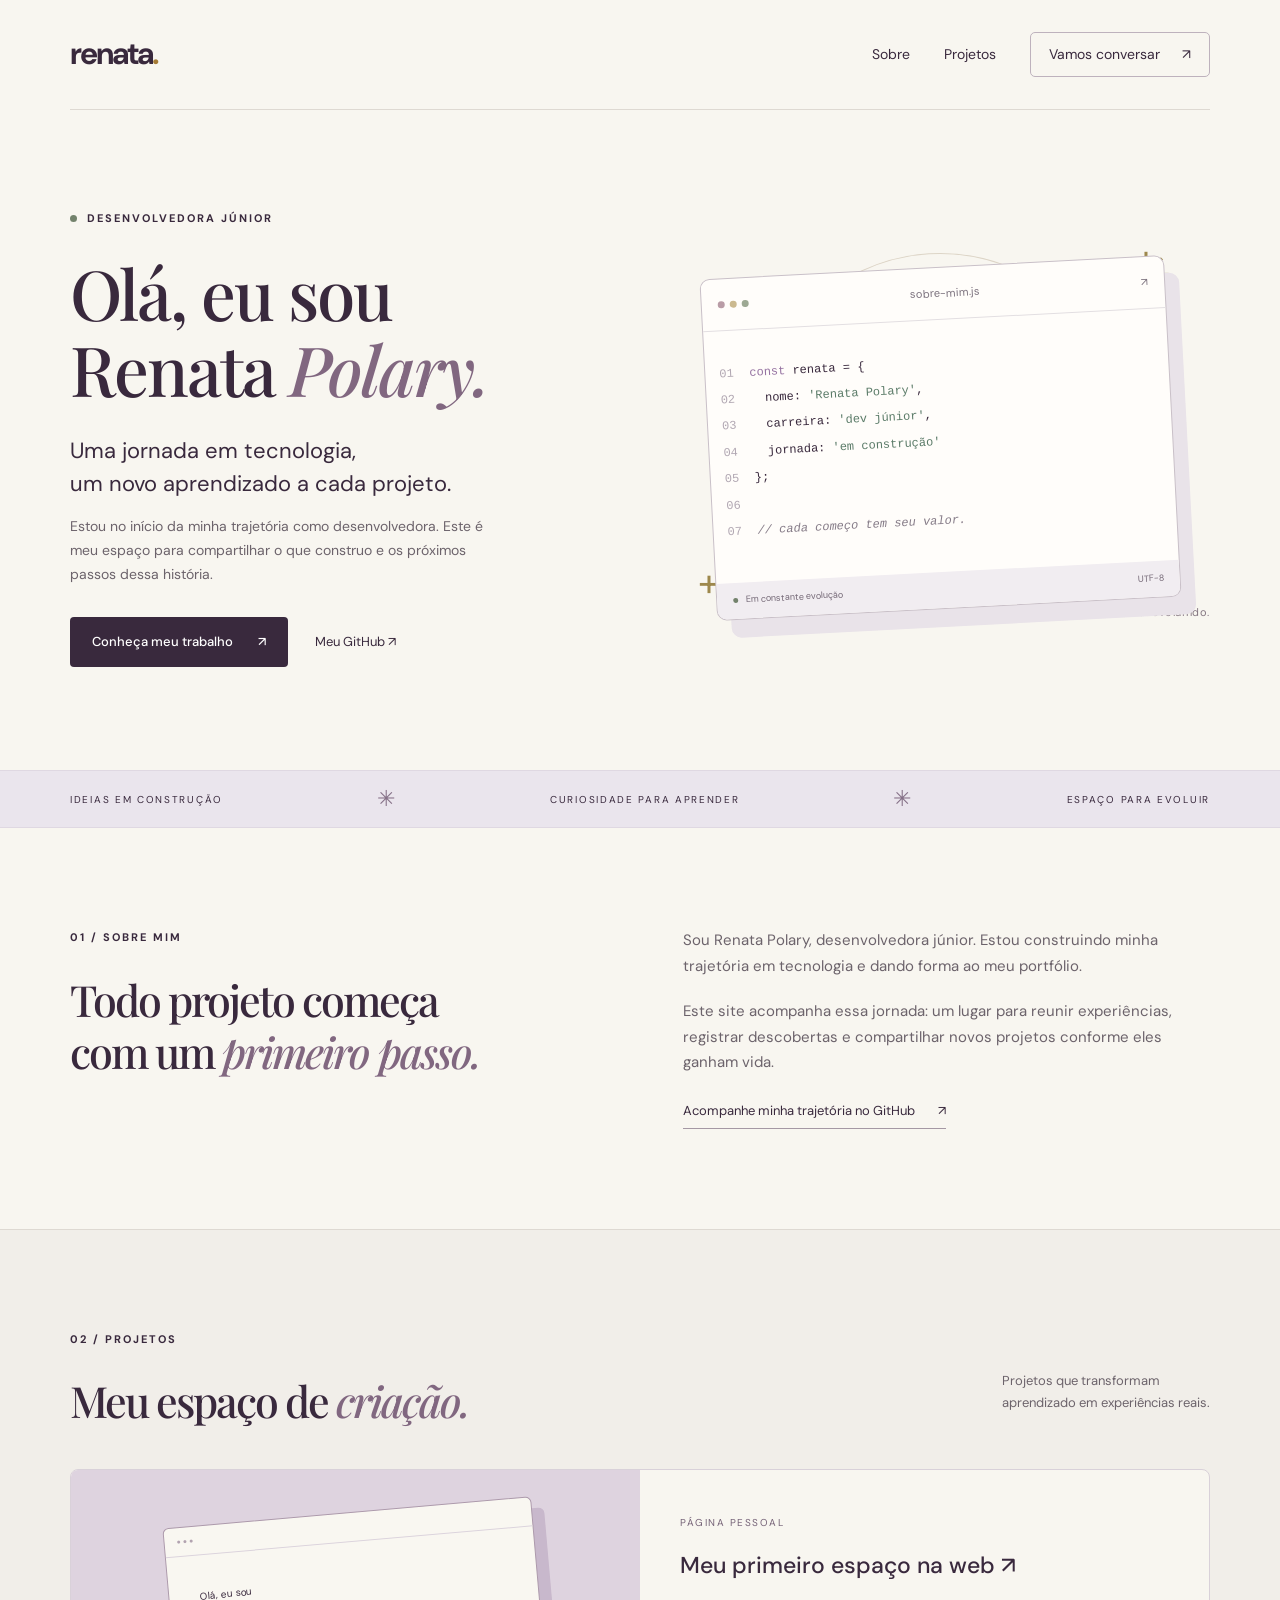
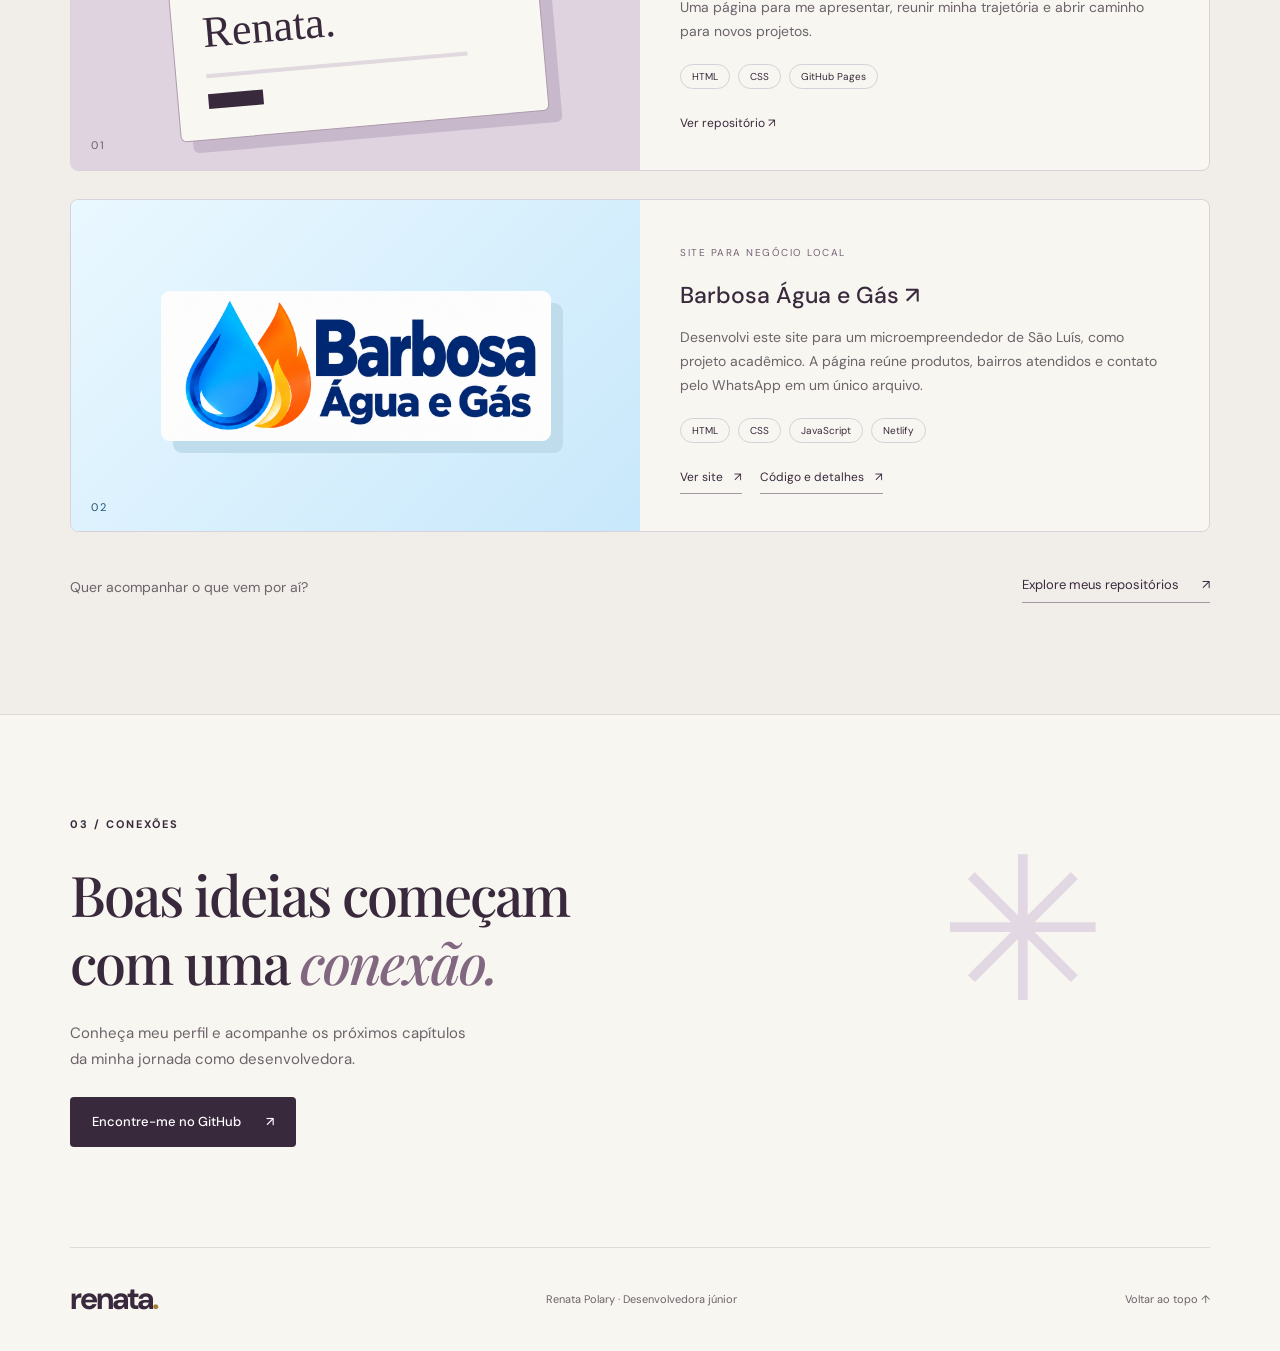
<file: index.html>
<!doctype html>
<html lang="pt-BR">
<head>
  <meta charset="utf-8">
  <meta name="viewport" content="width=device-width, initial-scale=1">
  <meta name="description" content="Página pessoal de Renata Polary, desenvolvedora júnior. Conheça minha trajetória e projetos como o site da Barbosa Água e Gás.">
  <meta name="theme-color" content="#39293d">
  <title>Renata Polary · Desenvolvedora júnior</title>
  <link rel="icon" href="favicon.svg" type="image/svg+xml">
  <link rel="stylesheet" href="style.css">
</head>
<body>
  <a class="skip" href="#conteudo">Pular para o conteúdo</a>
  <header class="header wrap">
    <a class="brand" href="#inicio" aria-label="Renata Polary, início">renata<span>.</span></a>
    <nav aria-label="Navegação principal"><a href="#sobre">Sobre</a><a href="#projetos">Projetos</a><a class="nav-contact" href="#contato">Vamos conversar <span aria-hidden="true">↗</span></a></nav>
  </header>
  <main id="conteudo">
    <section class="hero wrap" id="inicio" aria-labelledby="titulo">
      <div class="intro">
        <p class="eyebrow"><span class="dot" aria-hidden="true"></span> DESENVOLVEDORA JÚNIOR</p>
        <h1 id="titulo">Olá, eu sou<br>Renata <em>Polary.</em></h1>
        <p class="lead">Uma jornada em tecnologia,<br>um novo aprendizado a cada projeto.</p>
        <p class="intro-text">Estou no início da minha trajetória como desenvolvedora. Este é meu espaço para compartilhar o que construo e os próximos passos dessa história.</p>
        <a class="button" href="#projetos">Conheça meu trabalho <span aria-hidden="true">↗</span></a>
        <a class="text-link" href="https://github.com/polaryrenata-maker">Meu GitHub <span aria-hidden="true">↗</span></a>
      </div>
      <div class="art" aria-label="Ilustração de uma janela de código com apresentação de Renata" role="img">
        <span class="orbit orbit-one"></span><span class="orbit orbit-two"></span>
        <span class="spark spark-one" aria-hidden="true">✳</span><span class="spark spark-two" aria-hidden="true">+</span>
        <div class="code-window">
          <div class="window-bar"><div class="window-dots"><i></i><i></i><i></i></div><span>sobre-mim.js</span><span aria-hidden="true">↗</span></div>
          <div class="code-content"><span class="line"><b>01</b><span><i>const</i> renata = {</span></span><span class="line"><b>02</b><span>  nome: <strong>'Renata Polary'</strong>,</span></span><span class="line"><b>03</b><span>  carreira: <strong>'dev júnior'</strong>,</span></span><span class="line"><b>04</b><span>  jornada: <strong>'em construção'</strong></span></span><span class="line"><b>05</b><span>};</span></span><span class="line space"><b>06</b><span></span></span><span class="line"><b>07</b><span class="comment">// cada começo tem seu valor.</span></span></div>
          <div class="window-footer"><span><span class="tiny-dot"></span> Em constante evolução</span><span>UTF-8</span></div>
        </div>
        <div class="art-note"><span aria-hidden="true">↳</span> aprendendo. criando. evoluindo.</div>
      </div>
    </section>
    <div class="ribbon"><div class="wrap"><span>IDEIAS EM CONSTRUÇÃO</span><span aria-hidden="true">✳</span><span>CURIOSIDADE PARA APRENDER</span><span aria-hidden="true">✳</span><span>ESPAÇO PARA EVOLUIR</span></div></div>
    <section class="about wrap section" id="sobre" aria-labelledby="sobre-titulo">
      <div><p class="eyebrow">01 / SOBRE MIM</p><h2 id="sobre-titulo">Todo projeto começa<br>com um <em>primeiro passo.</em></h2></div>
      <div class="about-copy"><p>Sou Renata Polary, desenvolvedora júnior. Estou construindo minha trajetória em tecnologia e dando forma ao meu portfólio.</p><p>Este site acompanha essa jornada: um lugar para reunir experiências, registrar descobertas e compartilhar novos projetos conforme eles ganham vida.</p><a class="underlined" href="https://github.com/polaryrenata-maker">Acompanhe minha trajetória no GitHub <span aria-hidden="true">↗</span></a></div>
    </section>
    <section class="projects section" id="projetos" aria-labelledby="projetos-titulo"><div class="wrap">
      <div class="section-top"><div><p class="eyebrow">02 / PROJETOS</p><h2 id="projetos-titulo">Meu espaço de <em>criação.</em></h2></div><p>Projetos que transformam<br>aprendizado em experiências reais.</p></div>
      <a class="project" href="https://github.com/polaryrenata-maker/polaryrenata-maker.github.io"><div class="project-visual" aria-hidden="true"><div class="mini-browser"><div class="mini-top">● ● ●</div><div class="mini-body"><span>Olá, eu sou</span><strong>Renata.</strong><div></div><i></i></div></div><span class="project-number">01</span></div><div class="project-description"><span class="tag">PÁGINA PESSOAL</span><h3>Meu primeiro espaço na web <span aria-hidden="true">↗</span></h3><p>Uma página para me apresentar, reunir minha trajetória e abrir caminho para novos projetos.</p><div class="tech"><span>HTML</span><span>CSS</span><span>GitHub Pages</span></div><span class="project-link">Ver repositório <span aria-hidden="true">↗</span></span></div></a>

      <article class="project project-barbosa" aria-labelledby="barbosa-titulo">
        <div class="project-visual barbosa-visual" aria-hidden="true"><div class="barbosa-brand"><img src="assets/barbosa-agua-e-gas.png" alt="" width="1254" height="1254" loading="lazy"></div><span class="project-number">02</span></div>
        <div class="project-description"><span class="tag">SITE PARA NEGÓCIO LOCAL</span><h3 id="barbosa-titulo"><a href="https://barbosaaguagas.netlify.app" target="_blank" rel="noopener noreferrer">Barbosa Água e Gás <span aria-hidden="true">↗</span></a></h3><p>Desenvolvi este site para um microempreendedor de São Luís, como projeto acadêmico. A página reúne produtos, bairros atendidos e contato pelo WhatsApp em um único arquivo.</p><div class="tech"><span>HTML</span><span>CSS</span><span>JavaScript</span><span>Netlify</span></div><div class="project-actions"><a class="underlined" href="https://barbosaaguagas.netlify.app" target="_blank" rel="noopener noreferrer">Ver site <span aria-hidden="true">↗</span></a><a class="underlined" href="https://github.com/polaryrenata-maker/polaryrenata-maker.github.io/tree/main/projetos/barbosa-agua-e-gas">Código e detalhes <span aria-hidden="true">↗</span></a></div></div>
      </article>
      <div class="github-callout"><p>Quer acompanhar o que vem por aí?</p><a class="underlined" href="https://github.com/polaryrenata-maker?tab=repositories">Explore meus repositórios <span aria-hidden="true">↗</span></a></div>
    </div></section>
    <section class="contact wrap section" id="contato" aria-labelledby="contato-titulo"><p class="eyebrow">03 / CONEXÕES</p><h2 id="contato-titulo">Boas ideias começam<br>com uma <em>conexão.</em></h2><p>Conheça meu perfil e acompanhe os próximos capítulos<br class="desktop-break"> da minha jornada como desenvolvedora.</p><a class="button light" href="https://github.com/polaryrenata-maker">Encontre-me no GitHub <span aria-hidden="true">↗</span></a><span class="contact-star" aria-hidden="true">✳</span></section>
  </main>
  <footer class="footer wrap"><a class="brand" href="#inicio">renata<span>.</span></a><p>Renata Polary · Desenvolvedora júnior</p><a href="#inicio">Voltar ao topo ↑</a></footer>
</body>
</html>
</file>
<file: style.css>
@import url('https://fonts.googleapis.com/css2?family=DM+Sans:wght@400;500;600;700&family=Playfair+Display:ital,wght@0,500;0,600;1,500&display=swap');
:root{--paper:#f8f6f0;--ink:#39293d;--muted:#6c636b;--accent:#89733f;--line:#ded9d2;--lavender:#e5deeb}*{box-sizing:border-box}html{scroll-behavior:smooth;scroll-padding-top:30px}body{margin:0;background:var(--paper);color:var(--ink);font-family:'DM Sans',sans-serif;font-size:16px;line-height:1.7}a{color:inherit;text-decoration:none}a:focus-visible{outline:3px solid #a67b3c;outline-offset:6px}a:hover{color:#825c83}.wrap{width:min(1140px,calc(100% - 96px));margin-inline:auto}.header{height:110px;display:flex;align-items:center;justify-content:space-between;border-bottom:1px solid var(--line)}.brand{font-size:31px;font-weight:700;letter-spacing:-2px}.brand span{color:#a67c36}.header nav{display:flex;gap:34px;align-items:center;font-size:14px}.nav-contact{border:1px solid #beb2bd;border-radius:5px;padding:10px 18px}.nav-contact span{margin-left:18px}.hero{min-height:660px;display:grid;grid-template-columns:1.03fr 1fr;gap:45px;align-items:center;padding-block:76px 80px}.eyebrow{font-size:11px;font-weight:700;letter-spacing:2px;margin:0 0 26px;display:flex;align-items:center;gap:10px}.dot,.tiny-dot{width:7px;height:7px;background:#73826c;border-radius:50%;display:inline-block}h1,h2{font-family:'Playfair Display',Georgia,serif;font-weight:500;letter-spacing:-2px;line-height:1.1;margin:0}h1{font-size:clamp(52px,5.4vw,76px)}em{font-weight:500;color:#816780}h1 em{white-space:nowrap}.lead{font-size:22px;line-height:1.5;margin:28px 0 15px}.intro-text{max-width:420px;font-size:14px;color:var(--muted);margin:0 0 30px}.button{display:inline-flex;gap:25px;align-items:center;padding:14px 22px;background:var(--ink);color:white;border-radius:4px;font-size:13px;font-weight:500}.button:hover{background:#5b405c;color:white}.text-link{font-size:13px;margin-left:23px;white-space:nowrap}.art{position:relative;min-height:410px;display:flex;align-items:center;justify-content:center}.orbit{position:absolute;border:1px solid #ddd5c7;border-radius:50%;width:370px;height:370px;transform:rotate(-25deg)}.orbit-two{width:430px;height:265px;transform:rotate(-40deg);border-color:#e1dae5}.spark{position:absolute;color:#9d884c;font-size:62px;line-height:1}.spark-one{right:7%;top:3%}.spark-two{left:5%;bottom:10%;font-size:40px}.code-window{position:relative;z-index:1;width:100%;max-width:465px;background:#fffdfa;border:1px solid #c9c0c8;border-radius:10px;transform:rotate(-3deg);box-shadow:14px 18px 0 #e9e3e9;overflow:hidden}.window-bar{display:flex;justify-content:space-between;align-items:center;border-bottom:1px solid #e3dfe2;padding:16px;color:#7b717d;font-size:11px}.window-dots{display:flex;gap:5px}.window-dots i{width:7px;height:7px;background:#b99ca6;border-radius:50%}.window-dots i:nth-child(2){background:#cbb98f}.window-dots i:nth-child(3){background:#9da993}.code-content{padding:30px 14px 38px;font-family:Consolas,monospace;font-size:12px;line-height:2.2}.line{display:flex;white-space:pre}.line b{width:30px;color:#b1a7b2;font-weight:400;flex-shrink:0}.line i{font-style:normal;color:#9572a1}.line strong{font-weight:400;color:#5b7b68}.line .comment{color:#857b87;font-style:italic}.window-footer{display:flex;justify-content:space-between;padding:10px 16px;background:#f1edf1;font-size:9px;color:#736775}.tiny-dot{width:5px;height:5px;margin-right:6px}.art-note{position:absolute;bottom:12px;right:0;font-size:11px;letter-spacing:.6px;color:#857782}.art-note span{font-size:28px;margin-right:8px}.ribbon{background:#eae5ed;border-block:1px solid #dfd8e2}.ribbon .wrap{display:flex;justify-content:space-between;align-items:center;gap:20px;padding-block:17px;font-size:10px;letter-spacing:1.7px}.ribbon span:nth-child(even){font-size:22px;color:#857087;line-height:1}.section{padding-block:100px}h2{font-size:43px;line-height:1.22}.about{display:grid;grid-template-columns:1fr 1fr;gap:85px}.about-copy p{color:var(--muted);font-size:15px;margin:0 0 20px}.underlined{font-size:13px;border-bottom:1px solid #a598a4;padding-bottom:6px;display:inline-block}.underlined span{margin-left:20px}.projects{border-block:1px solid var(--line);background:#f1eee9}.section-top{display:flex;justify-content:space-between;align-items:flex-end;margin-bottom:42px}.section-top>p{font-size:13px;color:var(--muted)}.project{display:grid;grid-template-columns:1fr 1fr;border:1px solid #d9d1d9;border-radius:8px;overflow:hidden;background:var(--paper);transition:box-shadow .2s}.project:hover{color:var(--ink);box-shadow:0 8px 28px #39293d10}.project-visual{position:relative;min-height:300px;display:flex;align-items:center;justify-content:center;background:#ded3df}.mini-browser{width:65%;background:#f9f7f1;border:1px solid #ad9aac;border-radius:6px;transform:rotate(-5deg);box-shadow:12px 12px 0 #c8b8cc}.mini-top{font-size:7px;padding:8px 12px;border-bottom:1px solid #dcd4dd;color:#b2a3b0}.mini-body{padding:25px 30px 30px}.mini-body>span{font-size:10px}.mini-body strong{display:block;font:44px Georgia,serif;margin-bottom:16px}.mini-body div{height:4px;background:#e0d9df;width:85%;margin-bottom:8px}.mini-body i{display:block;width:55px;height:15px;background:var(--ink);margin-top:16px}.project-number{position:absolute;bottom:15px;left:20px;font-size:11px;letter-spacing:2px;color:#705a72}.project-description{padding:37px 40px}.tag{font-size:10px;letter-spacing:1.5px;color:#756277}h3{font-size:23px;line-height:1.4;font-weight:500;margin:15px 0}h3 span{display:inline-block}.project-description p{font-size:14px;color:var(--muted)}.tech{display:flex;flex-wrap:wrap;gap:8px;margin-top:20px}.tech span{border:1px solid #d8d0d8;border-radius:20px;padding:3px 11px;font-size:10px}.project-link{font-size:12px;display:block;margin-top:24px}.github-callout{display:flex;justify-content:space-between;align-items:center;margin-top:30px}.github-callout p{font-size:14px;color:var(--muted)}.contact{position:relative;overflow:hidden}.contact h2{font-size:56px}.contact>p:not(.eyebrow){font-size:15px;color:var(--muted);margin:25px 0}.light{background:var(--ink)}.contact-star{position:absolute;right:9%;top:22%;font-size:200px;line-height:1;color:#e1d8e3}.footer{border-top:1px solid var(--line);display:flex;align-items:center;justify-content:space-between;padding-block:25px}.footer p,.footer>a:last-child{font-size:11px;color:var(--muted)}.skip{position:fixed;top:-70px;left:15px;z-index:10;padding:12px;background:white}.skip:focus{top:10px}@media(min-width:1600px){.hero{min-height:730px}}@media(max-width:900px){.wrap{width:calc(100% - 48px)}.hero{gap:24px}h1{font-size:54px}.lead{font-size:19px}.code-content{font-size:10px}.text-link{display:inline-block;margin:20px 0 0 20px}.about{gap:35px}h2{font-size:35px}.project-description{padding:27px}.section-top>p{max-width:200px}.contact-star{right:2%}}@media(max-width:650px){.wrap{width:calc(100% - 40px)}.header{height:85px}.header nav{gap:18px;font-size:12px}.nav-contact{border:0;padding:0}.nav-contact span{display:none}.hero{grid-template-columns:1fr;padding:48px 0 40px;gap:25px}.eyebrow{font-size:10px;margin-bottom:22px}h1{font-size:58px}.lead{font-size:21px}.intro-text{max-width:100%}.art{min-height:345px;max-width:430px;width:100%;margin:auto}.orbit{width:285px;height:285px}.orbit-two{width:310px;height:230px}.code-window{width:95%}.code-content{font-size:11px;padding-block:26px}.art-note{font-size:10px;bottom:0}.spark-one{top:0;right:0}.ribbon .wrap{gap:16px;justify-content:center;font-size:9px;letter-spacing:.8px}.ribbon span:nth-child(4),.ribbon span:nth-child(5){display:none}.section{padding-block:65px}.about{grid-template-columns:1fr;gap:28px}h2{font-size:36px}.section-top{display:block;margin-bottom:28px}.section-top>p{max-width:none;margin-top:20px}.project{grid-template-columns:1fr}.project-visual{min-height:265px}.project-description{padding:28px}.github-callout{display:block}.github-callout p{margin-bottom:12px}.contact h2{font-size:44px}.contact-star{font-size:95px;top:25px;right:0;opacity:.6;z-index:-1}.contact .eyebrow{margin-bottom:26px}.desktop-break{display:none}.footer{flex-wrap:wrap;gap:8px}.footer p{order:3;width:100%;margin:0}.footer>a:last-child{margin-left:auto}}@media(prefers-reduced-motion:reduce){html{scroll-behavior:auto}.project{transition:none}}

/* Projeto Barbosa Água e Gás */
.project + .project{margin-top:28px}
.barbosa-visual{background:linear-gradient(135deg,#eaf8ff,#c8e8fb);padding:35px 24px}
.barbosa-brand{width:90%;max-width:390px;aspect-ratio:2.6;overflow:hidden;border-radius:9px;background:white;box-shadow:12px 12px 0 #bedcec}
.barbosa-brand img{display:block;width:100%;height:100%;object-fit:cover;object-position:center}
.barbosa-visual .project-number{color:#215377}
.project-actions{display:flex;flex-wrap:wrap;gap:18px;margin-top:24px}
.project-actions .underlined{font-size:12px}.project-actions .underlined span{margin-left:8px}
@media(max-width:650px){.barbosa-visual{min-height:240px}.barbosa-brand{max-width:340px}.project-actions{gap:15px}}
</file>
